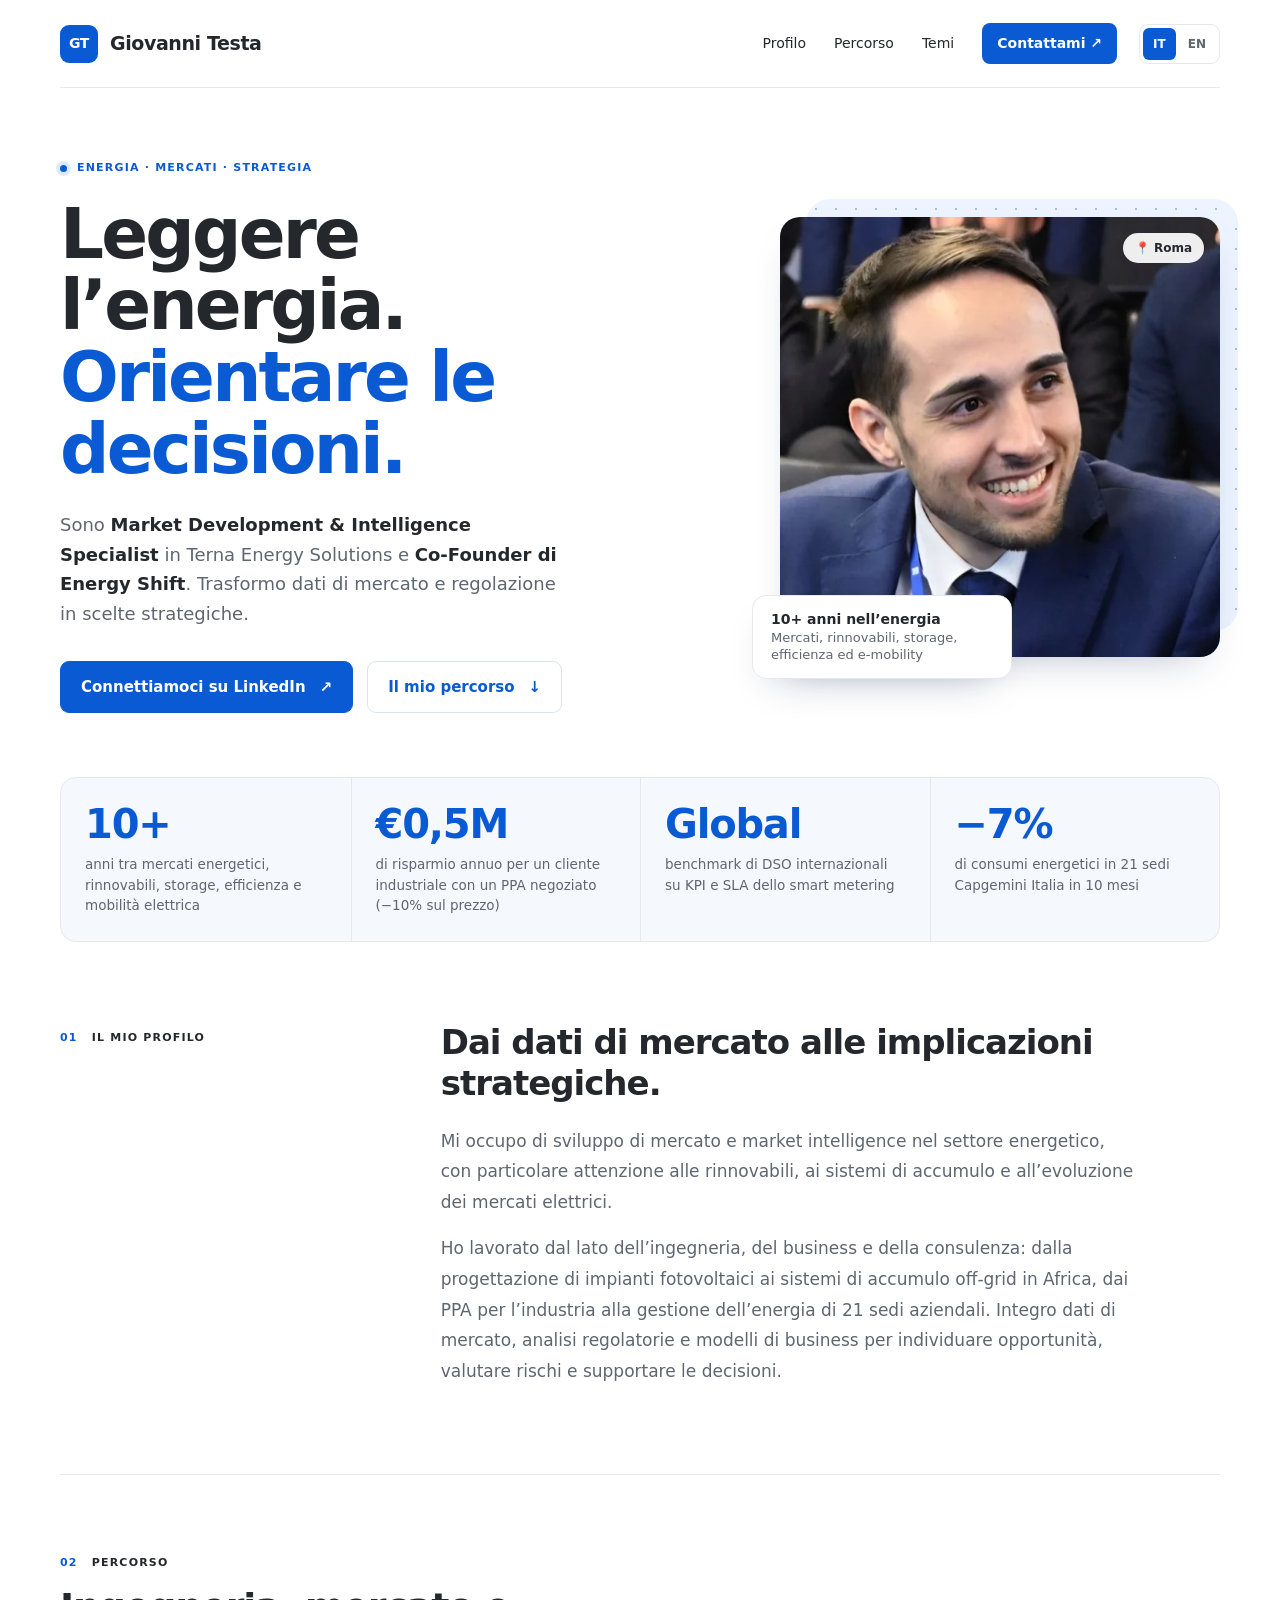
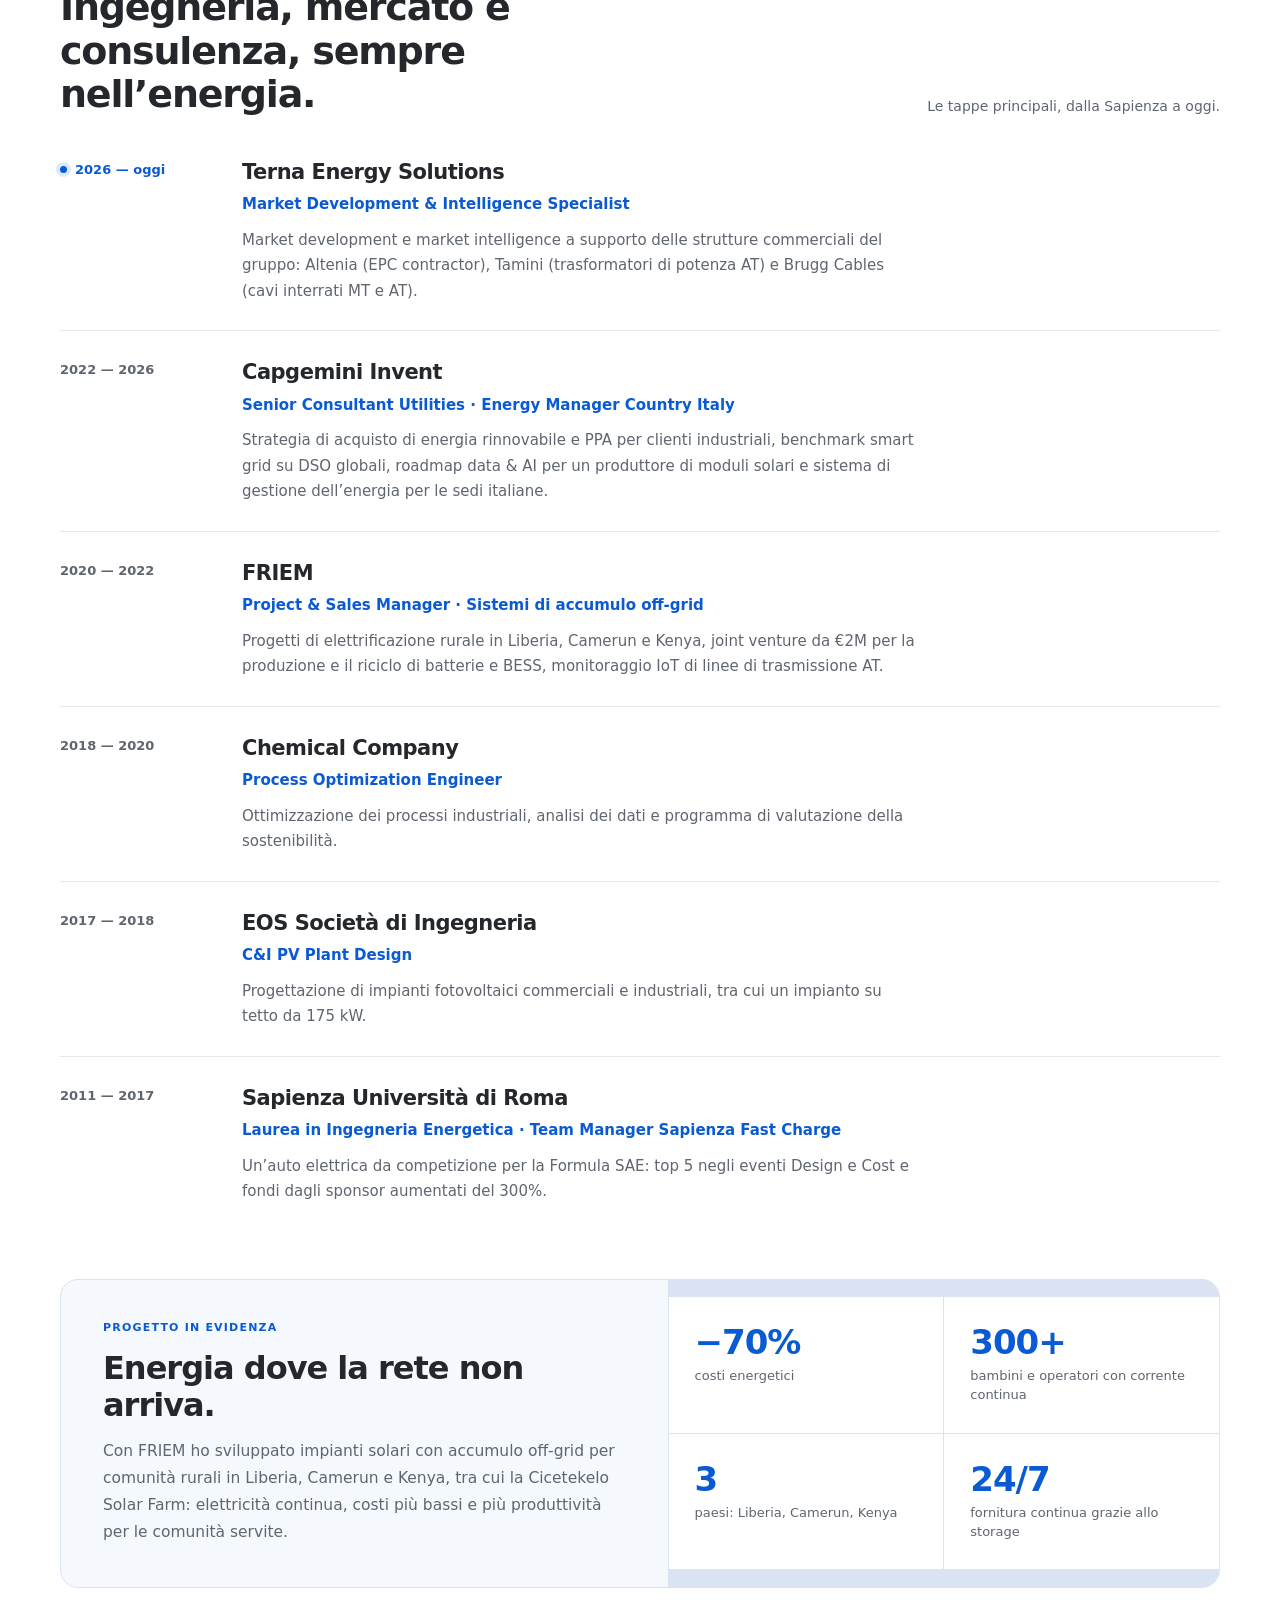
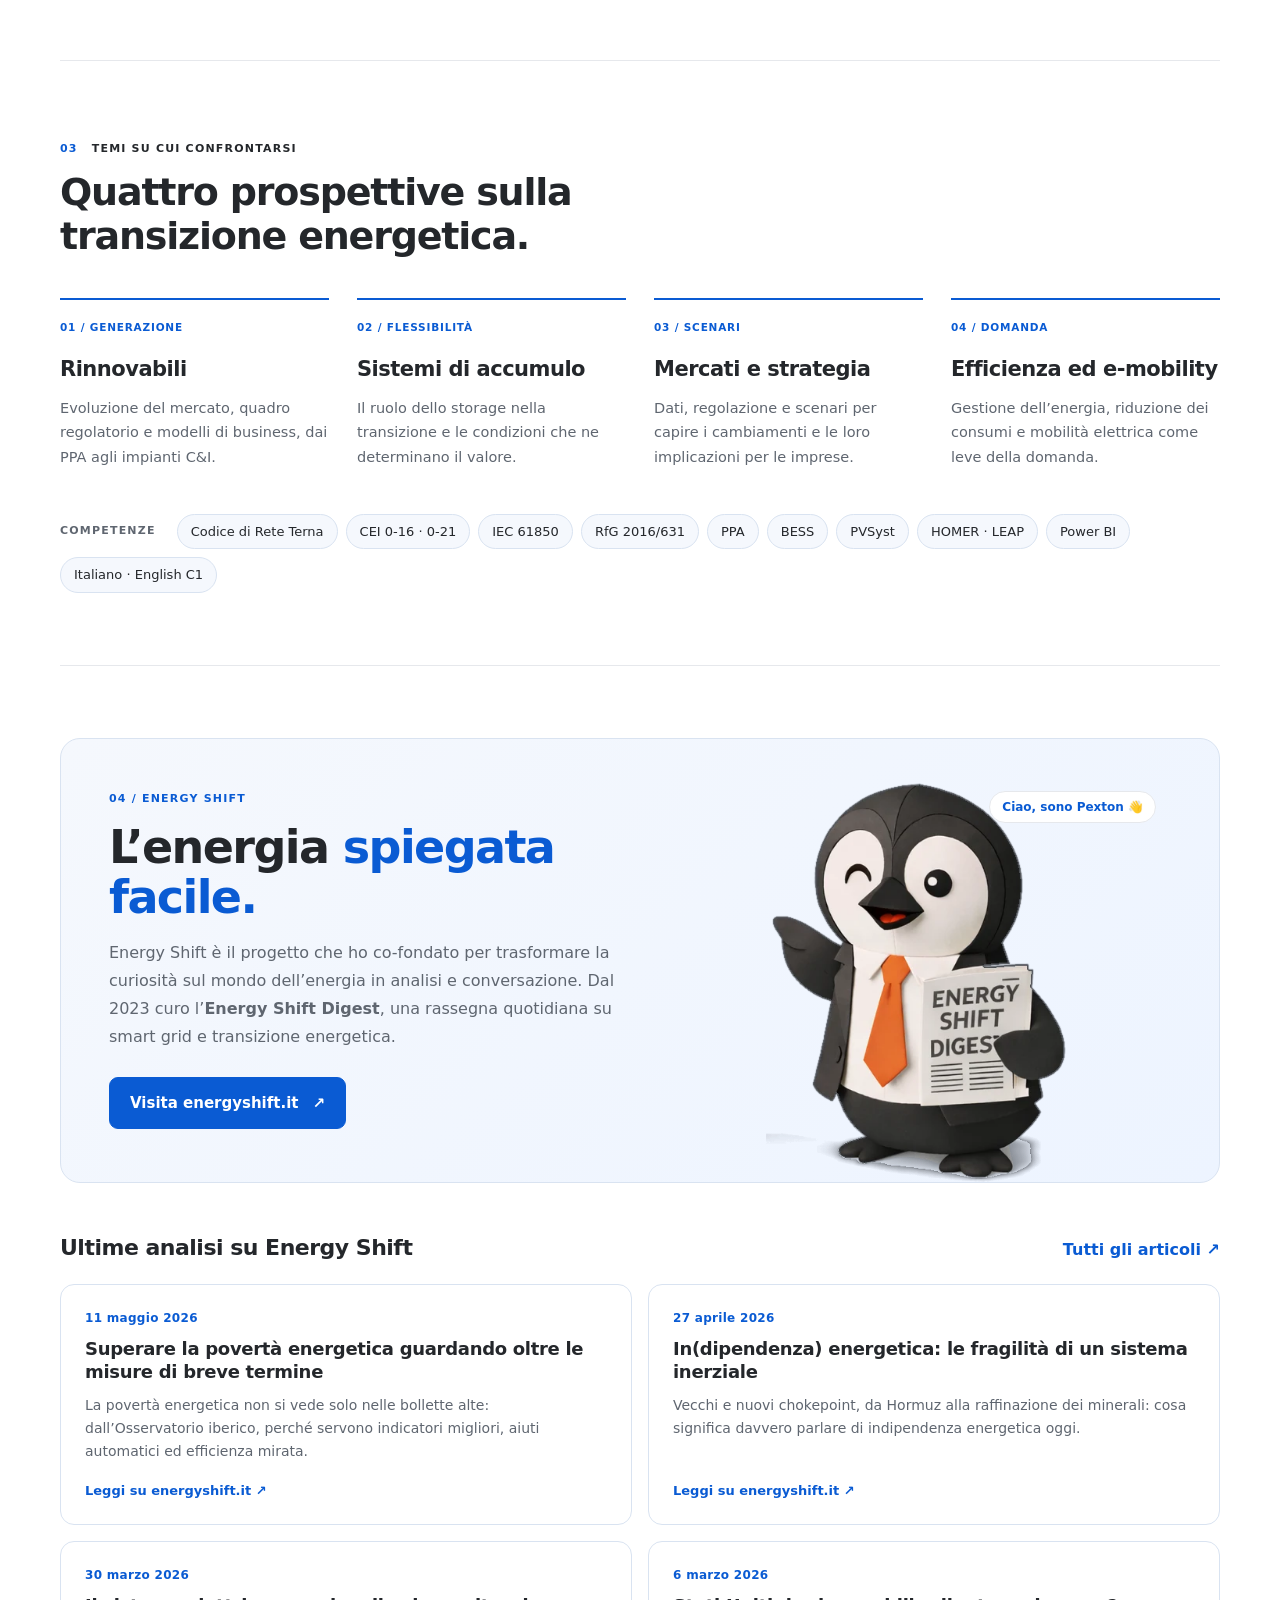
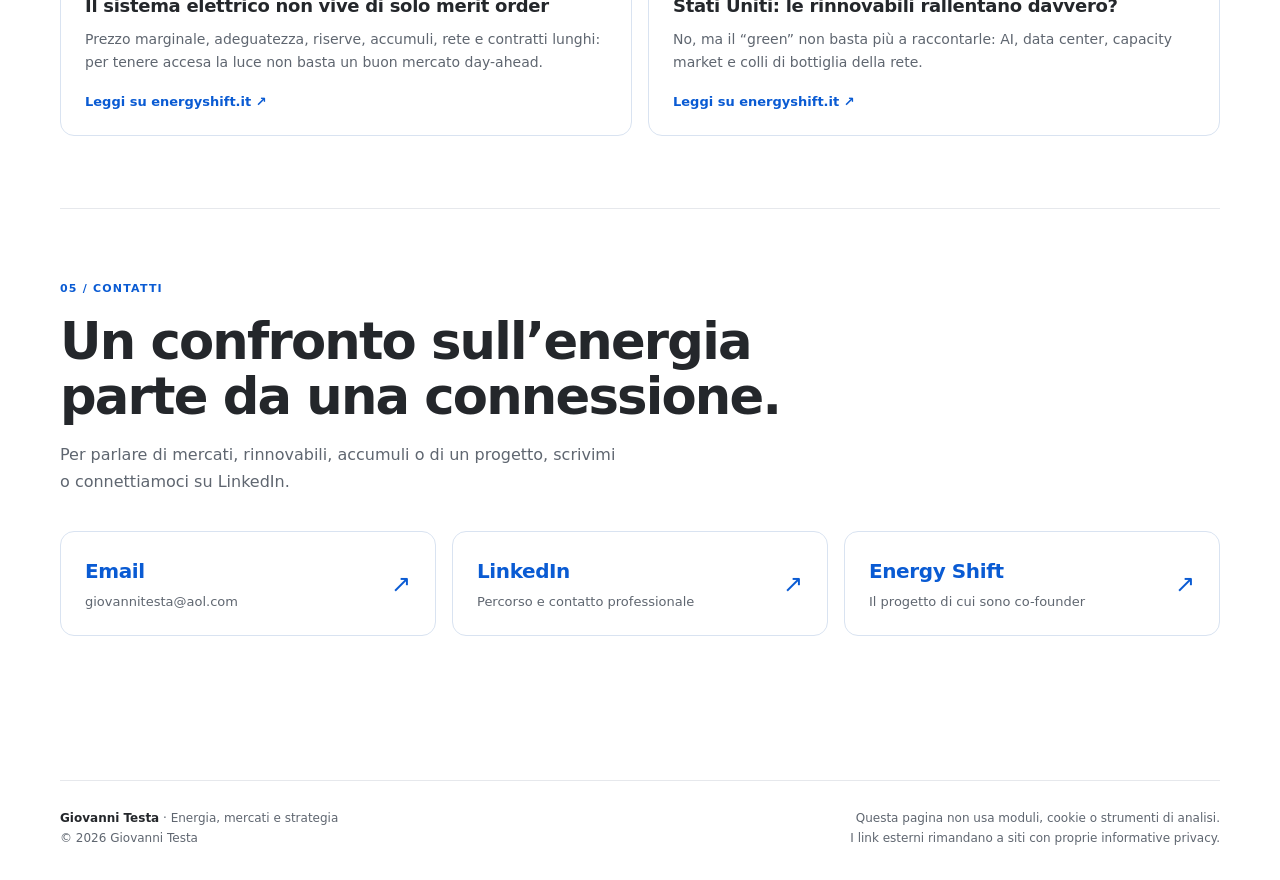
<file: index.html>
<!doctype html>
<html lang="it">
<head>
<meta charset="utf-8"><meta name="viewport" content="width=device-width,initial-scale=1">
<title>Giovanni Testa | Energia, mercati e strategia</title>
<meta name="description" content="Giovanni Testa, Market Development &amp; Intelligence Specialist in Terna Energy Solutions e Co-Founder di Energy Shift. Oltre 10 anni tra mercati energetici, rinnovabili, accumuli, efficienza e mobilità elettrica.">
<link rel="canonical" href="https://gio-moliva.github.io/profile/">
<link rel="alternate" hreflang="it" href="https://gio-moliva.github.io/profile/">
<link rel="alternate" hreflang="en" href="https://gio-moliva.github.io/profile/en.html">
<link rel="alternate" hreflang="x-default" href="https://gio-moliva.github.io/profile/">
<meta name="theme-color" content="#ffffff" media="(prefers-color-scheme: light)">
<meta name="theme-color" content="#0f1318" media="(prefers-color-scheme: dark)">
<meta name="referrer" content="no-referrer">
<meta property="og:type" content="profile">
<meta property="og:site_name" content="Giovanni Testa">
<meta property="og:title" content="Giovanni Testa | Energia, mercati e strategia">
<meta property="og:description" content="Market intelligence e analisi strategica nel settore energetico. Terna Energy Solutions · Co-Founder di Energy Shift.">
<meta property="og:url" content="https://gio-moliva.github.io/profile/">
<meta property="og:image" content="https://gio-moliva.github.io/profile/img/social-it.jpg">
<meta property="og:image:width" content="1200"><meta property="og:image:height" content="630">
<meta property="og:image:alt" content="Giovanni Testa — Energia, mercati e strategia">
<meta property="og:locale" content="it_IT"><meta property="og:locale:alternate" content="en_GB">
<meta name="twitter:card" content="summary_large_image">
<link rel="icon" href="icon.svg" type="image/svg+xml">
<link rel="preload" as="image" href="img/giovanni-testa.webp" type="image/webp">
<link rel="stylesheet" href="style.css">
<script type="application/ld+json">
{"@context":"https://schema.org","@type":"Person","name":"Giovanni Testa","url":"https://gio-moliva.github.io/profile/","image":"https://gio-moliva.github.io/profile/img/giovanni-testa.jpg","jobTitle":"Market Development & Intelligence Specialist","worksFor":{"@type":"Organization","name":"Terna Energy Solutions"},"alumniOf":{"@type":"CollegeOrUniversity","name":"Sapienza Università di Roma"},"address":{"@type":"PostalAddress","addressLocality":"Roma","addressCountry":"IT"},"knowsAbout":["Mercati energetici","Energie rinnovabili","Sistemi di accumulo","Efficienza energetica","Mobilità elettrica","Power Purchase Agreement","Smart grid"],"sameAs":["https://www.linkedin.com/in/giovanni-testa-smart-grid-scada-ems-storage-ders/","https://energyshift.it/"]}
</script>
</head>
<body>
<a class="skip" href="#main">Vai al contenuto</a>
<div class="wrap">
<header>
  <a href="#" class="brand" aria-label="Giovanni Testa, inizio pagina"><span class="monogram" aria-hidden="true">GT</span>Giovanni Testa</a>
  <nav aria-label="Navigazione principale"><a href="#profilo">Profilo</a><a href="#percorso">Percorso</a><a href="#temi" class="nav-optional">Temi</a><a href="#contatti" class="navcontact">Contattami <span class="arrow" aria-hidden="true">↗</span></a></nav>
  <div class="language-switch" role="group" aria-label="Lingua / Language"><a href="./" lang="it" hreflang="it" aria-label="Italiano" aria-current="page">IT</a><a href="en.html" lang="en" hreflang="en" aria-label="English">EN</a></div>
</header>

<main id="main">
<section class="hero" aria-labelledby="hero-title">
  <div>
    <div class="eyebrow"><span class="dot" aria-hidden="true"></span>Energia · Mercati · Strategia</div>
    <h1 id="hero-title">Leggere l’energia.<span>Orientare le decisioni.</span></h1>
    <p class="lead">Sono <strong>Market Development &amp; Intelligence Specialist</strong> in Terna Energy Solutions e <strong>Co-Founder di Energy Shift</strong>. Trasformo dati di mercato e regolazione in scelte strategiche.</p>
    <div class="hero-actions">
      <a class="button primary" href="https://www.linkedin.com/in/giovanni-testa-smart-grid-scada-ems-storage-ders/" target="_blank" rel="noopener noreferrer">Connettiamoci su LinkedIn <span class="arrow" aria-hidden="true">↗</span></a>
      <a class="button ghost" href="#percorso">Il mio percorso <span aria-hidden="true">↓</span></a>
    </div>
  </div>
  <figure class="portrait">
    <picture><source srcset="img/giovanni-testa.webp" type="image/webp"><img src="img/giovanni-testa.jpg" width="560" height="560" alt="Ritratto di Giovanni Testa, sorridente, in giacca e cravatta blu."></picture>
    <span class="chip-loc">📍 Roma</span>
    <figcaption class="badge"><b>10+ anni nell’energia</b><span>Mercati, rinnovabili, storage, efficienza ed e-mobility</span></figcaption>
  </figure>
</section>

<section class="stats" aria-label="Alcuni risultati">
  <div class="stat"><strong>10+</strong><span>anni tra mercati energetici, rinnovabili, storage, efficienza e mobilità elettrica</span></div>
  <div class="stat"><strong>€0,5M</strong><span>di risparmio annuo per un cliente industriale con un PPA negoziato (−10% sul prezzo)</span></div>
  <div class="stat"><strong>Global</strong><span>benchmark di DSO internazionali su KPI e SLA dello smart metering</span></div>
  <div class="stat"><strong>−7%</strong><span>di consumi energetici in 21 sedi Capgemini Italia in 10 mesi</span></div>
</section>

<section id="profilo" class="section about" style="border-top:0" aria-labelledby="profile-title">
  <div class="label"><span class="n">01</span>Il mio profilo</div>
  <div>
    <h2 id="profile-title">Dai dati di mercato alle implicazioni strategiche.</h2>
    <p>Mi occupo di sviluppo di mercato e market intelligence nel settore energetico, con particolare attenzione alle rinnovabili, ai sistemi di accumulo e all’evoluzione dei mercati elettrici.</p>
    <p>Ho lavorato dal lato dell’ingegneria, del business e della consulenza: dalla progettazione di impianti fotovoltaici ai sistemi di accumulo off-grid in Africa, dai PPA per l’industria alla gestione dell’energia di 21 sedi aziendali. Integro dati di mercato, analisi regolatorie e modelli di business per individuare opportunità, valutare rischi e supportare le decisioni.</p>
  </div>
</section>

<section id="percorso" class="section" aria-labelledby="path-title">
  <div class="section-head">
    <div><div class="label"><span class="n">02</span>Percorso</div><h2 id="path-title">Ingegneria, mercato e consulenza, sempre nell’energia.</h2></div>
    <p class="section-note">Le tappe principali, dalla Sapienza a oggi.</p>
  </div>
  <ol class="timeline">
    <li class="now"><div class="when">2026 — oggi</div><div><h3>Terna Energy Solutions</h3><p class="role">Market Development &amp; Intelligence Specialist</p><p>Market development e market intelligence a supporto delle strutture commerciali del gruppo: Altenia (EPC contractor), Tamini (trasformatori di potenza AT) e Brugg Cables (cavi interrati MT e AT).</p></div></li>
    <li><div class="when">2022 — 2026</div><div><h3>Capgemini Invent</h3><p class="role">Senior Consultant Utilities · Energy Manager Country Italy</p><p>Strategia di acquisto di energia rinnovabile e PPA per clienti industriali, benchmark smart grid su DSO globali, roadmap data &amp; AI per un produttore di moduli solari e sistema di gestione dell’energia per le sedi italiane.</p></div></li>
    <li><div class="when">2020 — 2022</div><div><h3>FRIEM</h3><p class="role">Project &amp; Sales Manager · Sistemi di accumulo off-grid</p><p>Progetti di elettrificazione rurale in Liberia, Camerun e Kenya, joint venture da €2M per la produzione e il riciclo di batterie e BESS, monitoraggio IoT di linee di trasmissione AT.</p></div></li>
    <li><div class="when">2018 — 2020</div><div><h3>Chemical Company</h3><p class="role">Process Optimization Engineer</p><p>Ottimizzazione dei processi industriali, analisi dei dati e programma di valutazione della sostenibilità.</p></div></li>
    <li><div class="when">2017 — 2018</div><div><h3>EOS Società di Ingegneria</h3><p class="role">C&amp;I PV Plant Design</p><p>Progettazione di impianti fotovoltaici commerciali e industriali, tra cui un impianto su tetto da 175 kW.</p></div></li>
    <li><div class="when">2011 — 2017</div><div><h3>Sapienza Università di Roma</h3><p class="role">Laurea in Ingegneria Energetica · Team Manager Sapienza Fast Charge</p><p>Un’auto elettrica da competizione per la Formula SAE: top 5 negli eventi Design e Cost e fondi dagli sponsor aumentati del 300%.</p></div></li>
  </ol>

  <article class="feature" aria-labelledby="feature-title">
    <div class="feature-text">
      <div class="eyebrow">Progetto in evidenza</div>
      <h3 id="feature-title">Energia dove la rete non arriva.</h3>
      <p>Con FRIEM ho sviluppato impianti solari con accumulo off-grid per comunità rurali in Liberia, Camerun e Kenya, tra cui la Cicetekelo Solar Farm: elettricità continua, costi più bassi e più produttività per le comunità servite.</p>
    </div>
    <div class="feature-nums">
      <div><strong>−70%</strong><span>costi energetici</span></div>
      <div><strong>300+</strong><span>bambini e operatori con corrente continua</span></div>
      <div><strong>3</strong><span>paesi: Liberia, Camerun, Kenya</span></div>
      <div><strong>24/7</strong><span>fornitura continua grazie allo storage</span></div>
    </div>
  </article>
</section>

<section id="temi" class="section" aria-labelledby="topics-title">
  <div class="section-head">
    <div><div class="label"><span class="n">03</span>Temi su cui confrontarsi</div><h2 id="topics-title">Quattro prospettive sulla transizione energetica.</h2></div>
  </div>
  <div class="topics">
    <article class="topic"><small>01 / GENERAZIONE</small><h3>Rinnovabili</h3><p>Evoluzione del mercato, quadro regolatorio e modelli di business, dai PPA agli impianti C&amp;I.</p></article>
    <article class="topic"><small>02 / FLESSIBILITÀ</small><h3>Sistemi di accumulo</h3><p>Il ruolo dello storage nella transizione e le condizioni che ne determinano il valore.</p></article>
    <article class="topic"><small>03 / SCENARI</small><h3>Mercati e strategia</h3><p>Dati, regolazione e scenari per capire i cambiamenti e le loro implicazioni per le imprese.</p></article>
    <article class="topic"><small>04 / DOMANDA</small><h3>Efficienza ed e-mobility</h3><p>Gestione dell’energia, riduzione dei consumi e mobilità elettrica come leve della domanda.</p></article>
  </div>
  <ul class="skills" aria-label="Competenze">
    <li class="head">Competenze</li>
    <li>Codice di Rete Terna</li><li>CEI 0-16 · 0-21</li><li>IEC 61850</li><li>RfG 2016/631</li><li>PPA</li><li>BESS</li><li>PVSyst</li><li>HOMER · LEAP</li><li>Power BI</li><li>Italiano · English C1</li>
  </ul>
</section>

<section class="section" aria-labelledby="es-title">
  <div class="es">
    <div class="es-text">
      <div class="eyebrow">04 / Energy Shift</div>
      <h2 id="es-title">L’energia <span>spiegata facile.</span></h2>
      <p>Energy Shift è il progetto che ho co-fondato per trasformare la curiosità sul mondo dell’energia in analisi e conversazione. Dal 2023 curo l’<strong>Energy Shift Digest</strong>, una rassegna quotidiana su smart grid e transizione energetica.</p>
      <div class="hero-actions">
        <a class="button primary" href="https://energyshift.it/" target="_blank" rel="noopener noreferrer">Visita energyshift.it <span class="arrow" aria-hidden="true">↗</span></a>
      </div>
    </div>
    <figure><picture><source srcset="img/pexton.webp" type="image/webp"><img src="img/pexton.png" width="384" height="511" alt="Pexton, il pinguino di carta di Energy Shift, con cravatta arancione e l’Energy Shift Digest in mano."></picture><figcaption>Ciao, sono Pexton 👋</figcaption></figure>
  </div>
  <div class="posts-head"><h3>Ultime analisi su Energy Shift</h3><a class="textlink" href="https://www.energyshift.it/" target="_blank" rel="noopener noreferrer">Tutti gli articoli <span class="arrow" aria-hidden="true">↗</span></a></div>
  <div class="posts">
    <a class="post" href="https://www.energyshift.it/p/superare-la-poverta-energetica-guardando" target="_blank" rel="noopener noreferrer"><time datetime="2026-05-11">11 maggio 2026</time><h4 lang="it">Superare la povertà energetica guardando oltre le misure di breve termine</h4><p>La povertà energetica non si vede solo nelle bollette alte: dall’Osservatorio iberico, perché servono indicatori migliori, aiuti automatici ed efficienza mirata.</p><span class="post-cta">Leggi su energyshift.it <span class="arrow" aria-hidden="true">↗</span></span></a>
    <a class="post" href="https://www.energyshift.it/p/indipendenza-energetica-le-fragilita" target="_blank" rel="noopener noreferrer"><time datetime="2026-04-27">27 aprile 2026</time><h4 lang="it">In(dipendenza) energetica: le fragilità di un sistema inerziale</h4><p>Vecchi e nuovi chokepoint, da Hormuz alla raffinazione dei minerali: cosa significa davvero parlare di indipendenza energetica oggi.</p><span class="post-cta">Leggi su energyshift.it <span class="arrow" aria-hidden="true">↗</span></span></a>
    <a class="post" href="https://www.energyshift.it/p/il-sistema-elettrico-non-vive-di" target="_blank" rel="noopener noreferrer"><time datetime="2026-03-30">30 marzo 2026</time><h4 lang="it">Il sistema elettrico non vive di solo merit order</h4><p>Prezzo marginale, adeguatezza, riserve, accumuli, rete e contratti lunghi: per tenere accesa la luce non basta un buon mercato day-ahead.</p><span class="post-cta">Leggi su energyshift.it <span class="arrow" aria-hidden="true">↗</span></span></a>
    <a class="post" href="https://www.energyshift.it/p/stati-uniti-le-rinnovabili-rallentano" target="_blank" rel="noopener noreferrer"><time datetime="2026-03-06">6 marzo 2026</time><h4 lang="it">Stati Uniti: le rinnovabili rallentano davvero?</h4><p>No, ma il “green” non basta più a raccontarle: AI, data center, capacity market e colli di bottiglia della rete.</p><span class="post-cta">Leggi su energyshift.it <span class="arrow" aria-hidden="true">↗</span></span></a>
  </div>
</section>

<section id="contatti" class="section contact" aria-labelledby="contact-title">
  <div class="eyebrow">05 / Contatti</div>
  <h2 id="contact-title">Un confronto sull’energia parte da una connessione.</h2>
  <p>Per parlare di mercati, rinnovabili, accumuli o di un progetto, scrivimi o connettiamoci su LinkedIn.</p>
  <div class="links">
    <a class="linkcard js-mail" data-u="giovannitesta" data-d="aol.com" href="#contatti"><div><strong>Email</strong><small class="js-mail-text">giovannitesta [at] aol.com</small></div><span class="arrow" aria-hidden="true">↗</span></a>
    <a class="linkcard" href="https://www.linkedin.com/in/giovanni-testa-smart-grid-scada-ems-storage-ders/" target="_blank" rel="noopener noreferrer"><div><strong>LinkedIn</strong><small>Percorso e contatto professionale</small></div><span class="arrow" aria-hidden="true">↗</span></a>
    <a class="linkcard" href="https://energyshift.it/" target="_blank" rel="noopener noreferrer"><div><strong>Energy Shift</strong><small>Il progetto di cui sono co-founder</small></div><span class="arrow" aria-hidden="true">↗</span></a>
  </div>
</section>
</main>

<footer class="footer"><div><b>Giovanni Testa</b> · Energia, mercati e strategia<br>© 2026 Giovanni Testa</div><div class="privacy">Questa pagina non usa moduli, cookie o strumenti di analisi.<br>I link esterni rimandano a siti con proprie informative privacy.</div></footer>
</div>
<script>document.querySelectorAll('.js-mail').forEach(function(a){var e=a.dataset.u+'@'+a.dataset.d;a.href='mailto:'+e;var t=a.querySelector('.js-mail-text');if(t)t.textContent=e;});</script>
</body>
</html>
</file>
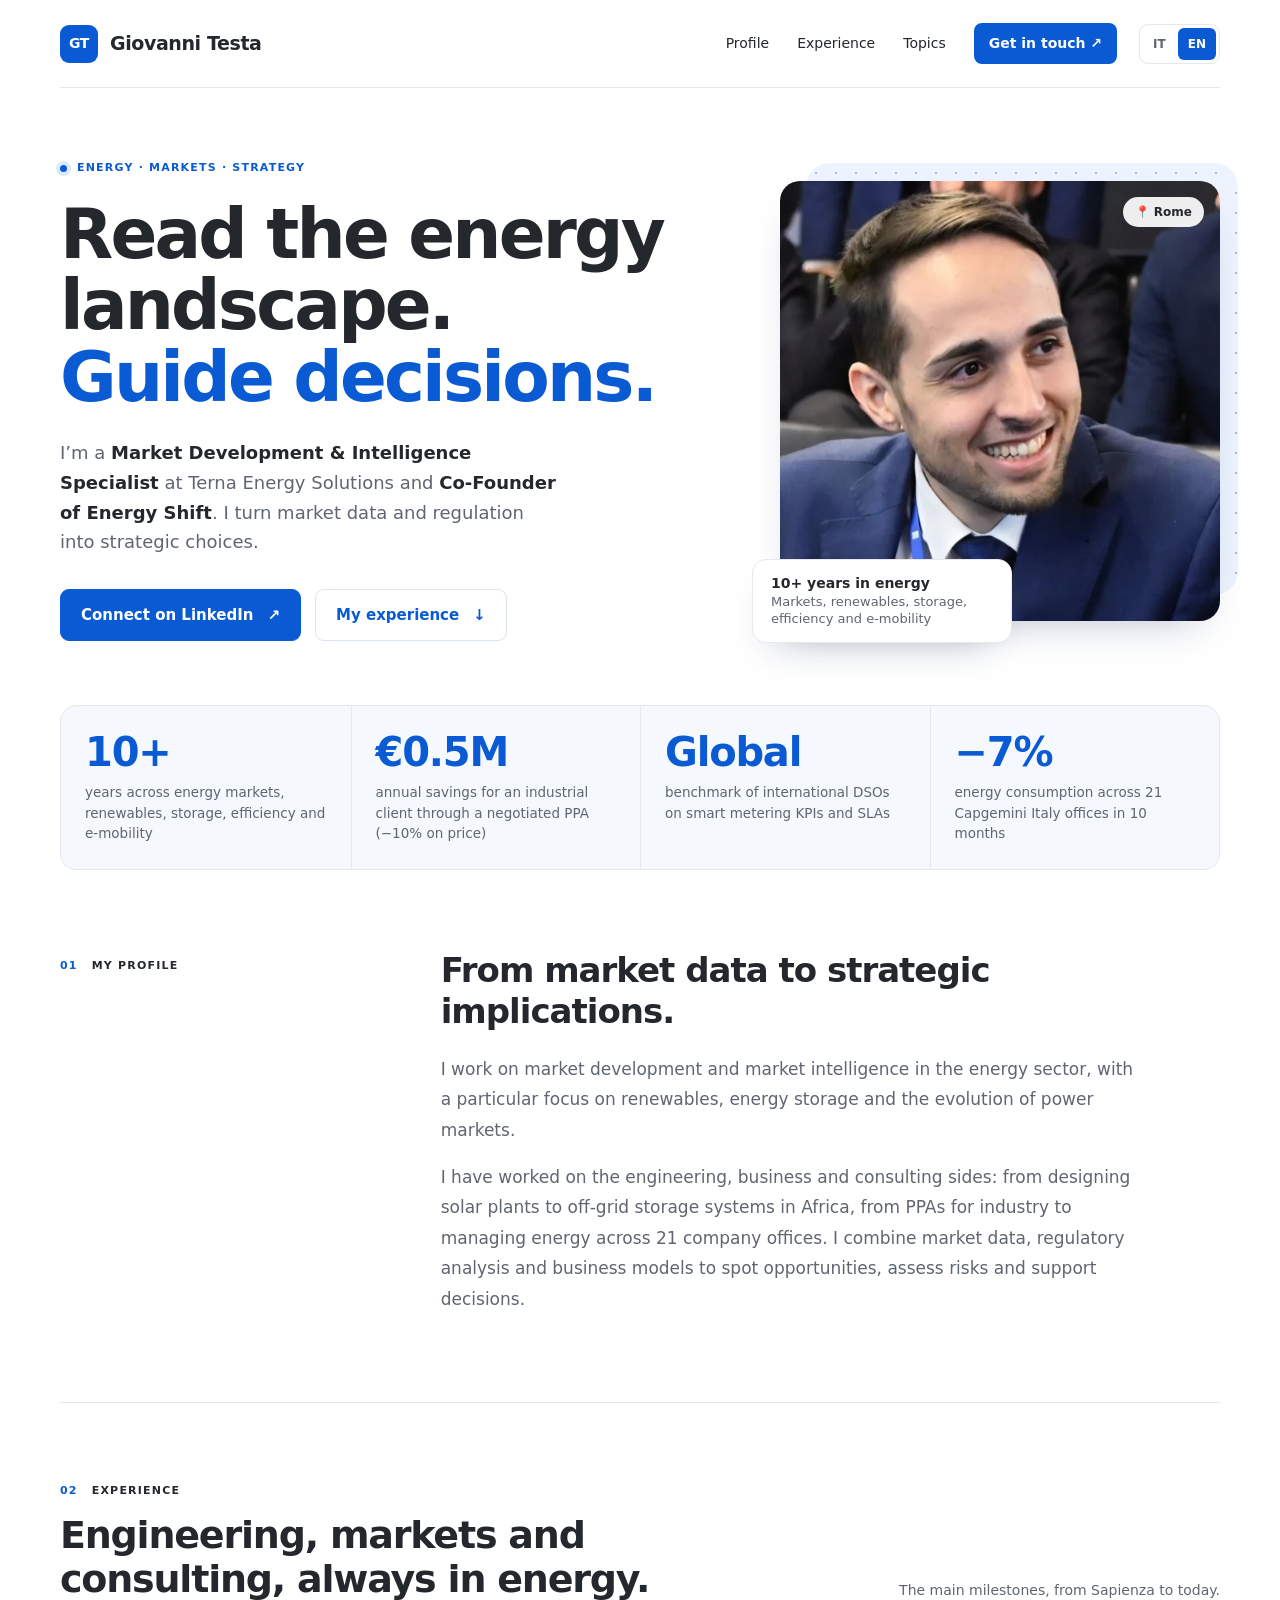
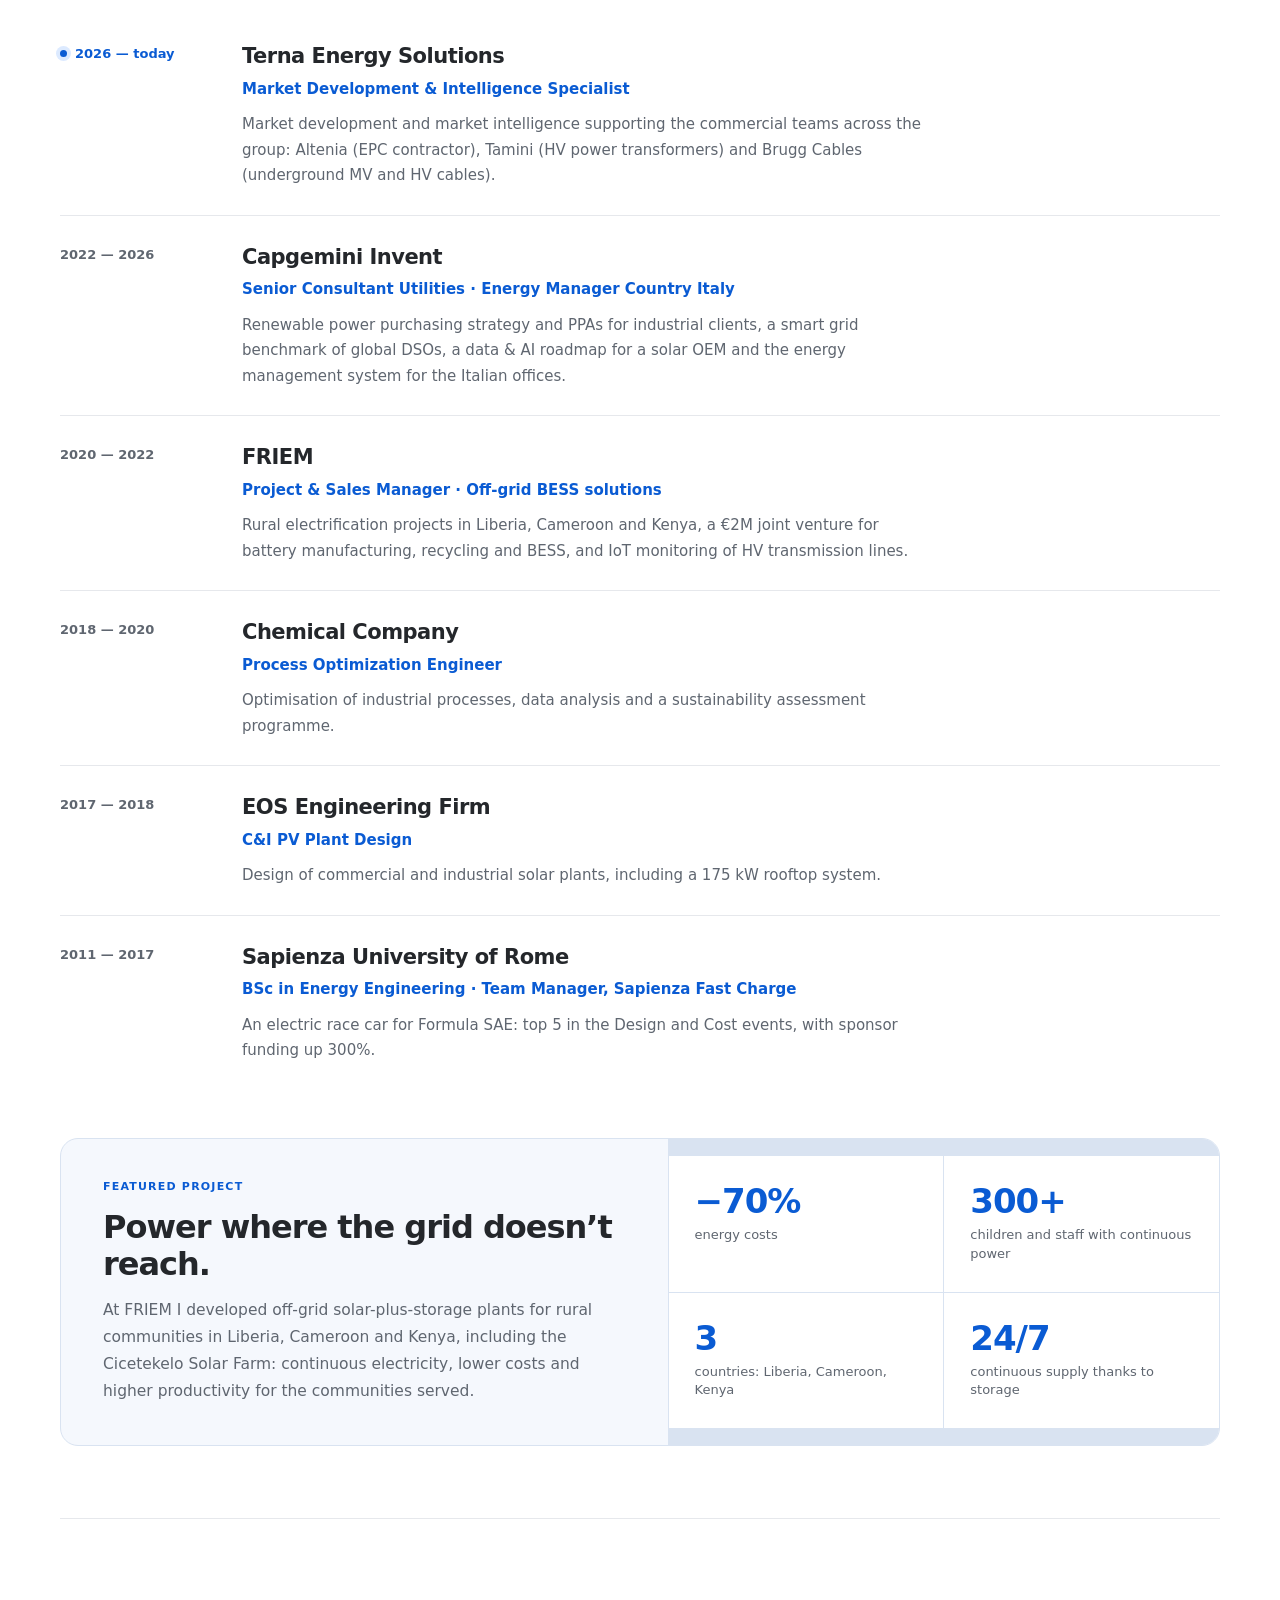
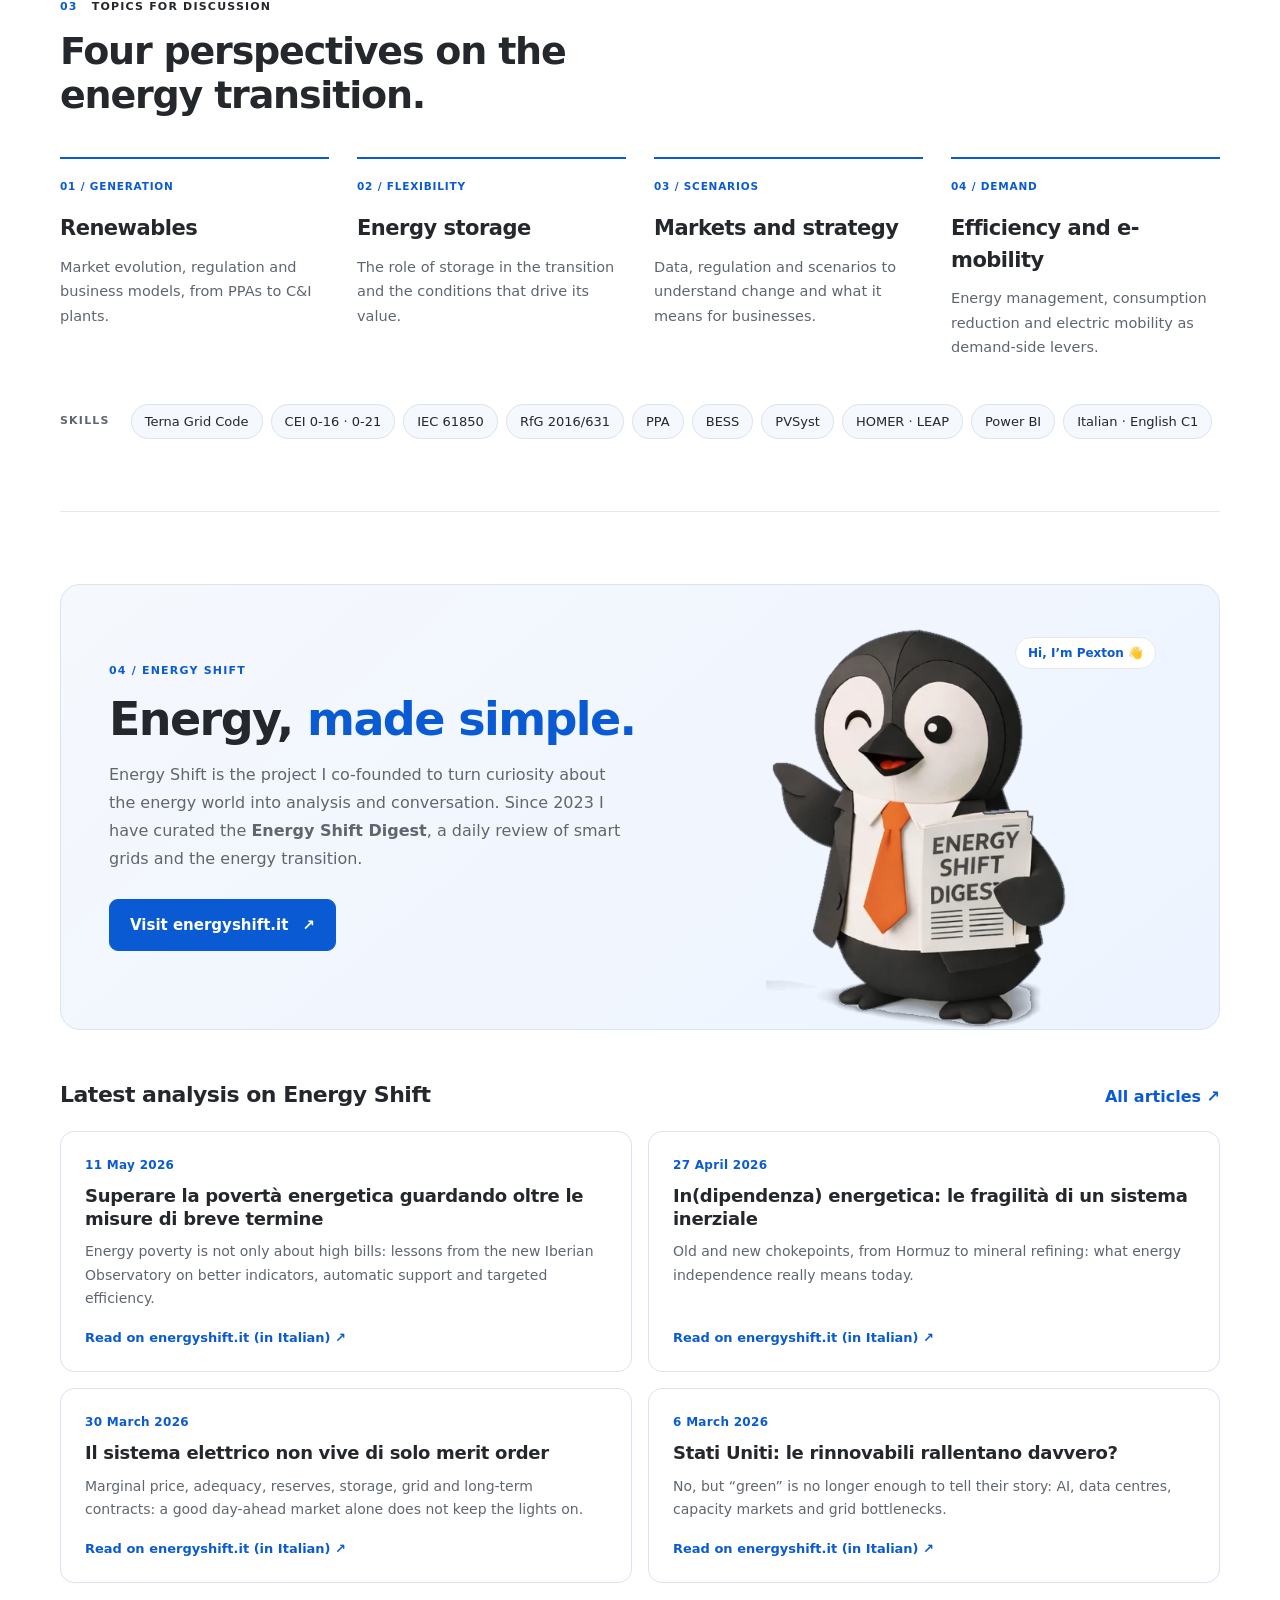
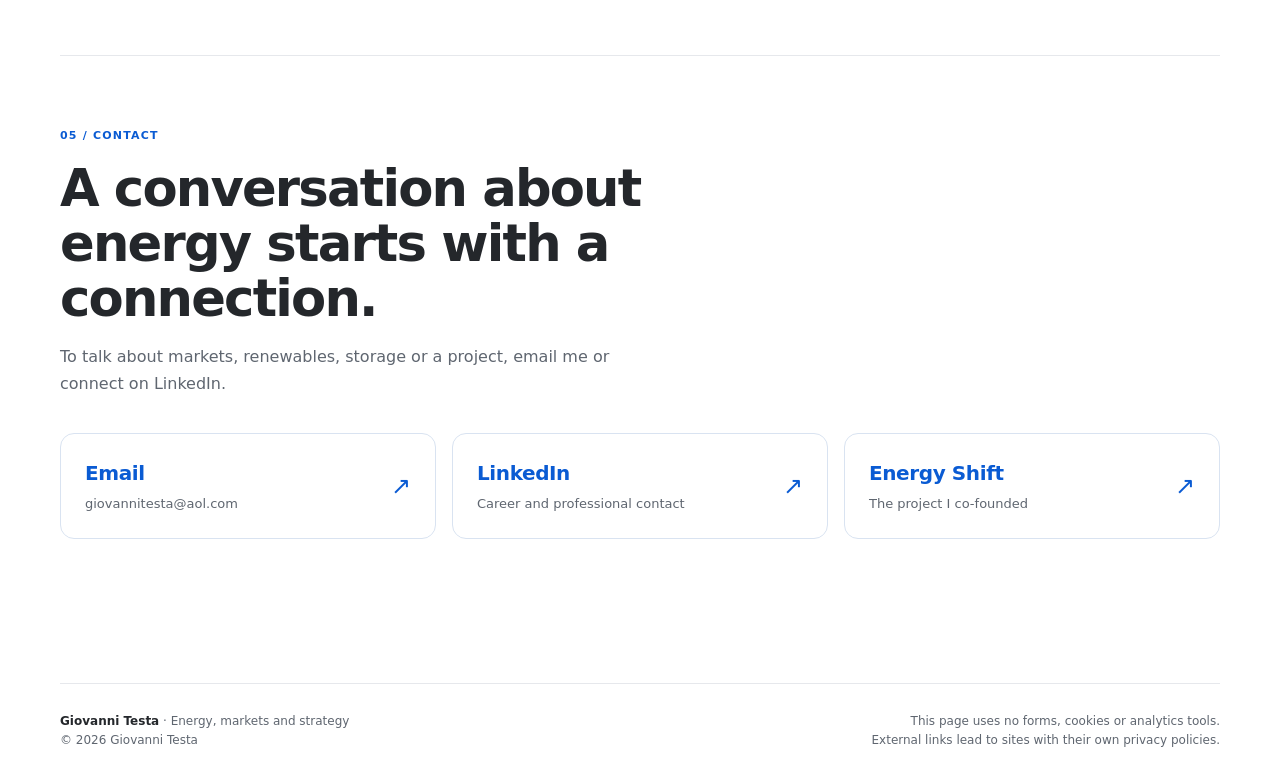
<file: en.html>
<!doctype html>
<html lang="en">
<head>
<meta charset="utf-8"><meta name="viewport" content="width=device-width,initial-scale=1">
<title>Giovanni Testa | Energy, markets and strategy</title>
<meta name="description" content="Giovanni Testa, Market Development &amp; Intelligence Specialist at Terna Energy Solutions and Co-Founder of Energy Shift. 10+ years across energy markets, renewables, storage, efficiency and e-mobility.">
<link rel="canonical" href="https://gio-moliva.github.io/profile/en.html">
<link rel="alternate" hreflang="it" href="https://gio-moliva.github.io/profile/">
<link rel="alternate" hreflang="en" href="https://gio-moliva.github.io/profile/en.html">
<link rel="alternate" hreflang="x-default" href="https://gio-moliva.github.io/profile/">
<meta name="theme-color" content="#ffffff" media="(prefers-color-scheme: light)">
<meta name="theme-color" content="#0f1318" media="(prefers-color-scheme: dark)">
<meta name="referrer" content="no-referrer">
<meta property="og:type" content="profile">
<meta property="og:site_name" content="Giovanni Testa">
<meta property="og:title" content="Giovanni Testa | Energy, markets and strategy">
<meta property="og:description" content="Market intelligence and strategic analysis in the energy sector. Terna Energy Solutions · Co-Founder of Energy Shift.">
<meta property="og:url" content="https://gio-moliva.github.io/profile/en.html">
<meta property="og:image" content="https://gio-moliva.github.io/profile/img/social-en.jpg">
<meta property="og:image:width" content="1200"><meta property="og:image:height" content="630">
<meta property="og:image:alt" content="Giovanni Testa — Energy, markets and strategy">
<meta property="og:locale" content="en_GB"><meta property="og:locale:alternate" content="it_IT">
<meta name="twitter:card" content="summary_large_image">
<link rel="icon" href="icon.svg" type="image/svg+xml">
<link rel="preload" as="image" href="img/giovanni-testa.webp" type="image/webp">
<link rel="stylesheet" href="style.css">
<script type="application/ld+json">
{"@context":"https://schema.org","@type":"Person","name":"Giovanni Testa","url":"https://gio-moliva.github.io/profile/en.html","image":"https://gio-moliva.github.io/profile/img/giovanni-testa.jpg","jobTitle":"Market Development & Intelligence Specialist","worksFor":{"@type":"Organization","name":"Terna Energy Solutions"},"alumniOf":{"@type":"CollegeOrUniversity","name":"Sapienza University of Rome"},"address":{"@type":"PostalAddress","addressLocality":"Rome","addressCountry":"IT"},"knowsAbout":["Energy markets","Renewable energy","Energy storage","Energy efficiency","E-mobility","Power Purchase Agreements","Smart grids"],"sameAs":["https://www.linkedin.com/in/giovanni-testa-smart-grid-scada-ems-storage-ders/","https://energyshift.it/"]}
</script>
</head>
<body>
<a class="skip" href="#main">Skip to content</a>
<div class="wrap">
<header>
  <a href="#" class="brand" aria-label="Giovanni Testa, top of page"><span class="monogram" aria-hidden="true">GT</span>Giovanni Testa</a>
  <nav aria-label="Main navigation"><a href="#profilo">Profile</a><a href="#percorso">Experience</a><a href="#temi" class="nav-optional">Topics</a><a href="#contatti" class="navcontact">Get in touch <span class="arrow" aria-hidden="true">↗</span></a></nav>
  <div class="language-switch" role="group" aria-label="Lingua / Language"><a href="./" lang="it" hreflang="it" aria-label="Italiano">IT</a><a href="en.html" lang="en" hreflang="en" aria-label="English" aria-current="page">EN</a></div>
</header>

<main id="main">
<section class="hero" aria-labelledby="hero-title">
  <div>
    <div class="eyebrow"><span class="dot" aria-hidden="true"></span>Energy · Markets · Strategy</div>
    <h1 id="hero-title">Read the energy landscape.<span>Guide decisions.</span></h1>
    <p class="lead">I’m a <strong>Market Development &amp; Intelligence Specialist</strong> at Terna Energy Solutions and <strong>Co-Founder of Energy Shift</strong>. I turn market data and regulation into strategic choices.</p>
    <div class="hero-actions">
      <a class="button primary" href="https://www.linkedin.com/in/giovanni-testa-smart-grid-scada-ems-storage-ders/" target="_blank" rel="noopener noreferrer">Connect on LinkedIn <span class="arrow" aria-hidden="true">↗</span></a>
      <a class="button ghost" href="#percorso">My experience <span aria-hidden="true">↓</span></a>
    </div>
  </div>
  <figure class="portrait">
    <picture><source srcset="img/giovanni-testa.webp" type="image/webp"><img src="img/giovanni-testa.jpg" width="560" height="560" alt="Portrait of Giovanni Testa, smiling, in a navy suit and tie."></picture>
    <span class="chip-loc">📍 Rome</span>
    <figcaption class="badge"><b>10+ years in energy</b><span>Markets, renewables, storage, efficiency and e-mobility</span></figcaption>
  </figure>
</section>

<section class="stats" aria-label="Selected results">
  <div class="stat"><strong>10+</strong><span>years across energy markets, renewables, storage, efficiency and e-mobility</span></div>
  <div class="stat"><strong>€0.5M</strong><span>annual savings for an industrial client through a negotiated PPA (−10% on price)</span></div>
  <div class="stat"><strong>Global</strong><span>benchmark of international DSOs on smart metering KPIs and SLAs</span></div>
  <div class="stat"><strong>−7%</strong><span>energy consumption across 21 Capgemini Italy offices in 10 months</span></div>
</section>

<section id="profilo" class="section about" style="border-top:0" aria-labelledby="profile-title">
  <div class="label"><span class="n">01</span>My profile</div>
  <div>
    <h2 id="profile-title">From market data to strategic implications.</h2>
    <p>I work on market development and market intelligence in the energy sector, with a particular focus on renewables, energy storage and the evolution of power markets.</p>
    <p>I have worked on the engineering, business and consulting sides: from designing solar plants to off-grid storage systems in Africa, from PPAs for industry to managing energy across 21 company offices. I combine market data, regulatory analysis and business models to spot opportunities, assess risks and support decisions.</p>
  </div>
</section>

<section id="percorso" class="section" aria-labelledby="path-title">
  <div class="section-head">
    <div><div class="label"><span class="n">02</span>Experience</div><h2 id="path-title">Engineering, markets and consulting, always in energy.</h2></div>
    <p class="section-note">The main milestones, from Sapienza to today.</p>
  </div>
  <ol class="timeline">
    <li class="now"><div class="when">2026 — today</div><div><h3>Terna Energy Solutions</h3><p class="role">Market Development &amp; Intelligence Specialist</p><p>Market development and market intelligence supporting the commercial teams across the group: Altenia (EPC contractor), Tamini (HV power transformers) and Brugg Cables (underground MV and HV cables).</p></div></li>
    <li><div class="when">2022 — 2026</div><div><h3>Capgemini Invent</h3><p class="role">Senior Consultant Utilities · Energy Manager Country Italy</p><p>Renewable power purchasing strategy and PPAs for industrial clients, a smart grid benchmark of global DSOs, a data &amp; AI roadmap for a solar OEM and the energy management system for the Italian offices.</p></div></li>
    <li><div class="when">2020 — 2022</div><div><h3>FRIEM</h3><p class="role">Project &amp; Sales Manager · Off-grid BESS solutions</p><p>Rural electrification projects in Liberia, Cameroon and Kenya, a €2M joint venture for battery manufacturing, recycling and BESS, and IoT monitoring of HV transmission lines.</p></div></li>
    <li><div class="when">2018 — 2020</div><div><h3>Chemical Company</h3><p class="role">Process Optimization Engineer</p><p>Optimisation of industrial processes, data analysis and a sustainability assessment programme.</p></div></li>
    <li><div class="when">2017 — 2018</div><div><h3>EOS Engineering Firm</h3><p class="role">C&amp;I PV Plant Design</p><p>Design of commercial and industrial solar plants, including a 175 kW rooftop system.</p></div></li>
    <li><div class="when">2011 — 2017</div><div><h3>Sapienza University of Rome</h3><p class="role">BSc in Energy Engineering · Team Manager, Sapienza Fast Charge</p><p>An electric race car for Formula SAE: top 5 in the Design and Cost events, with sponsor funding up 300%.</p></div></li>
  </ol>

  <article class="feature" aria-labelledby="feature-title">
    <div class="feature-text">
      <div class="eyebrow">Featured project</div>
      <h3 id="feature-title">Power where the grid doesn’t reach.</h3>
      <p>At FRIEM I developed off-grid solar-plus-storage plants for rural communities in Liberia, Cameroon and Kenya, including the Cicetekelo Solar Farm: continuous electricity, lower costs and higher productivity for the communities served.</p>
    </div>
    <div class="feature-nums">
      <div><strong>−70%</strong><span>energy costs</span></div>
      <div><strong>300+</strong><span>children and staff with continuous power</span></div>
      <div><strong>3</strong><span>countries: Liberia, Cameroon, Kenya</span></div>
      <div><strong>24/7</strong><span>continuous supply thanks to storage</span></div>
    </div>
  </article>
</section>

<section id="temi" class="section" aria-labelledby="topics-title">
  <div class="section-head">
    <div><div class="label"><span class="n">03</span>Topics for discussion</div><h2 id="topics-title">Four perspectives on the energy transition.</h2></div>
  </div>
  <div class="topics">
    <article class="topic"><small>01 / GENERATION</small><h3>Renewables</h3><p>Market evolution, regulation and business models, from PPAs to C&amp;I plants.</p></article>
    <article class="topic"><small>02 / FLEXIBILITY</small><h3>Energy storage</h3><p>The role of storage in the transition and the conditions that drive its value.</p></article>
    <article class="topic"><small>03 / SCENARIOS</small><h3>Markets and strategy</h3><p>Data, regulation and scenarios to understand change and what it means for businesses.</p></article>
    <article class="topic"><small>04 / DEMAND</small><h3>Efficiency and e-mobility</h3><p>Energy management, consumption reduction and electric mobility as demand-side levers.</p></article>
  </div>
  <ul class="skills" aria-label="Skills">
    <li class="head">Skills</li>
    <li>Terna Grid Code</li><li>CEI 0-16 · 0-21</li><li>IEC 61850</li><li>RfG 2016/631</li><li>PPA</li><li>BESS</li><li>PVSyst</li><li>HOMER · LEAP</li><li>Power BI</li><li>Italian · English C1</li>
  </ul>
</section>

<section class="section" aria-labelledby="es-title">
  <div class="es">
    <div class="es-text">
      <div class="eyebrow">04 / Energy Shift</div>
      <h2 id="es-title">Energy, <span>made simple.</span></h2>
      <p>Energy Shift is the project I co-founded to turn curiosity about the energy world into analysis and conversation. Since 2023 I have curated the <strong>Energy Shift Digest</strong>, a daily review of smart grids and the energy transition.</p>
      <div class="hero-actions">
        <a class="button primary" href="https://energyshift.it/" target="_blank" rel="noopener noreferrer">Visit energyshift.it <span class="arrow" aria-hidden="true">↗</span></a>
      </div>
    </div>
    <figure><picture><source srcset="img/pexton.webp" type="image/webp"><img src="img/pexton.png" width="384" height="511" alt="Pexton, the Energy Shift paper penguin, wearing an orange tie and holding the Energy Shift Digest."></picture><figcaption>Hi, I’m Pexton 👋</figcaption></figure>
  </div>
  <div class="posts-head"><h3>Latest analysis on Energy Shift</h3><a class="textlink" href="https://www.energyshift.it/" target="_blank" rel="noopener noreferrer">All articles <span class="arrow" aria-hidden="true">↗</span></a></div>
  <div class="posts">
    <a class="post" href="https://www.energyshift.it/p/superare-la-poverta-energetica-guardando" target="_blank" rel="noopener noreferrer"><time datetime="2026-05-11">11 May 2026</time><h4 lang="it">Superare la povertà energetica guardando oltre le misure di breve termine</h4><p>Energy poverty is not only about high bills: lessons from the new Iberian Observatory on better indicators, automatic support and targeted efficiency.</p><span class="post-cta">Read on energyshift.it (in Italian) <span class="arrow" aria-hidden="true">↗</span></span></a>
    <a class="post" href="https://www.energyshift.it/p/indipendenza-energetica-le-fragilita" target="_blank" rel="noopener noreferrer"><time datetime="2026-04-27">27 April 2026</time><h4 lang="it">In(dipendenza) energetica: le fragilità di un sistema inerziale</h4><p>Old and new chokepoints, from Hormuz to mineral refining: what energy independence really means today.</p><span class="post-cta">Read on energyshift.it (in Italian) <span class="arrow" aria-hidden="true">↗</span></span></a>
    <a class="post" href="https://www.energyshift.it/p/il-sistema-elettrico-non-vive-di" target="_blank" rel="noopener noreferrer"><time datetime="2026-03-30">30 March 2026</time><h4 lang="it">Il sistema elettrico non vive di solo merit order</h4><p>Marginal price, adequacy, reserves, storage, grid and long-term contracts: a good day-ahead market alone does not keep the lights on.</p><span class="post-cta">Read on energyshift.it (in Italian) <span class="arrow" aria-hidden="true">↗</span></span></a>
    <a class="post" href="https://www.energyshift.it/p/stati-uniti-le-rinnovabili-rallentano" target="_blank" rel="noopener noreferrer"><time datetime="2026-03-06">6 March 2026</time><h4 lang="it">Stati Uniti: le rinnovabili rallentano davvero?</h4><p>No, but “green” is no longer enough to tell their story: AI, data centres, capacity markets and grid bottlenecks.</p><span class="post-cta">Read on energyshift.it (in Italian) <span class="arrow" aria-hidden="true">↗</span></span></a>
  </div>
</section>

<section id="contatti" class="section contact" aria-labelledby="contact-title">
  <div class="eyebrow">05 / Contact</div>
  <h2 id="contact-title">A conversation about energy starts with a connection.</h2>
  <p>To talk about markets, renewables, storage or a project, email me or connect on LinkedIn.</p>
  <div class="links">
    <a class="linkcard js-mail" data-u="giovannitesta" data-d="aol.com" href="#contatti"><div><strong>Email</strong><small class="js-mail-text">giovannitesta [at] aol.com</small></div><span class="arrow" aria-hidden="true">↗</span></a>
    <a class="linkcard" href="https://www.linkedin.com/in/giovanni-testa-smart-grid-scada-ems-storage-ders/" target="_blank" rel="noopener noreferrer"><div><strong>LinkedIn</strong><small>Career and professional contact</small></div><span class="arrow" aria-hidden="true">↗</span></a>
    <a class="linkcard" href="https://energyshift.it/" target="_blank" rel="noopener noreferrer"><div><strong>Energy Shift</strong><small>The project I co-founded</small></div><span class="arrow" aria-hidden="true">↗</span></a>
  </div>
</section>
</main>

<footer class="footer"><div><b>Giovanni Testa</b> · Energy, markets and strategy<br>© 2026 Giovanni Testa</div><div class="privacy">This page uses no forms, cookies or analytics tools.<br>External links lead to sites with their own privacy policies.</div></footer>
</div>
<script>document.querySelectorAll('.js-mail').forEach(function(a){var e=a.dataset.u+'@'+a.dataset.d;a.href='mailto:'+e;var t=a.querySelector('.js-mail-text');if(t)t.textContent=e;});</script>
</body>
</html>
</file>
<file: style.css>
/* Giovanni Testa — personal site. Plain CSS, no build step. */
:root{
  --bg:#ffffff;--surface:#f5f8fd;--surface-2:#edf4ff;--card:#ffffff;
  --ink:#24272b;--muted:#5f6670;--line:#e6e8ec;--line-2:#d9e3f1;
  --accent:#0a5bd3;--accent-hover:#0950bb;--accent-soft:#dceaff;--on-accent:#ffffff;
  --shadow:0 18px 40px -22px rgba(16,40,90,.35);
  color-scheme:light;
}
@media (prefers-color-scheme:dark){
  :root{
    --bg:#0f1318;--surface:#151b23;--surface-2:#1a2330;--card:#161c24;
    --ink:#e9edf2;--muted:#a3adba;--line:#252d38;--line-2:#2a3647;
    --accent:#5b9bff;--accent-hover:#7cb0ff;--accent-soft:#1d3157;--on-accent:#0b1220;
    --shadow:0 18px 40px -22px rgba(0,0,0,.8);
    color-scheme:dark;
  }
}
*{box-sizing:border-box}
html{scroll-behavior:smooth;scroll-padding-top:24px;-webkit-text-size-adjust:100%}
body{margin:0;background:var(--bg);color:var(--ink);font-family:system-ui,-apple-system,BlinkMacSystemFont,"Segoe UI",Roboto,sans-serif;-webkit-font-smoothing:antialiased;line-height:1.5}
img{display:block;max-width:100%;height:auto}
a{color:inherit;text-decoration:none;-webkit-tap-highlight-color:transparent}
a:focus-visible{outline:3px solid var(--accent);outline-offset:4px;border-radius:4px}
::selection{background:var(--accent-soft)}
.wrap{width:min(1160px,calc(100% - 80px));margin:auto}
.skip{position:absolute;top:-80px;left:16px;padding:12px 16px;background:var(--accent);color:var(--on-accent);border-radius:8px;z-index:10}
.skip:focus{top:12px}
.arrow{display:inline-block;transition:transform .2s}
a:hover .arrow{transform:translate(2px,-2px)}

/* Header */
header{min-height:88px;display:flex;align-items:center;gap:22px;border-bottom:1px solid var(--line)}
.brand{display:flex;align-items:center;gap:12px;font-size:19px;font-weight:750;letter-spacing:-.4px;margin-right:auto}
.monogram{width:38px;height:38px;border-radius:9px;background:var(--accent);color:var(--on-accent);display:grid;place-items:center;font-size:14px;font-weight:700}
nav{display:flex;gap:28px;align-items:center;font-size:14px}
nav a{padding:8px 0}
nav a:not(.navcontact):hover{color:var(--accent)}
.navcontact{background:var(--accent);color:var(--on-accent);border-radius:8px;padding:10px 15px!important;font-weight:600}
.navcontact:hover{background:var(--accent-hover)}
.language-switch{display:flex;gap:2px;border:1px solid var(--line);border-radius:9px;padding:3px}
.language-switch a{padding:7px 10px;font-size:12px;font-weight:700;border-radius:6px;color:var(--muted)}
.language-switch a[aria-current="page"]{background:var(--accent);color:var(--on-accent)}
.language-switch a:not([aria-current]):hover{background:var(--surface-2);color:var(--accent)}

/* Shared bits */
.eyebrow{display:flex;align-items:center;gap:10px;font-size:11px;font-weight:700;letter-spacing:1.2px;text-transform:uppercase;color:var(--accent)}
.dot{width:7px;height:7px;border-radius:50%;background:var(--accent);box-shadow:0 0 0 4px var(--accent-soft)}
.section{padding:72px 0;border-top:1px solid var(--line)}
.section-head{display:flex;justify-content:space-between;align-items:end;gap:24px;margin-bottom:40px}
.section-head h2{font-size:clamp(28px,3.2vw,38px);font-weight:750;letter-spacing:-1.2px;line-height:1.15;margin:14px 0 0;max-width:640px}
.section-note{font-size:14px;color:var(--muted);max-width:340px;margin:0}
.button{display:inline-flex;align-items:center;gap:14px;padding:14px 20px;border-radius:9px;font-size:15px;font-weight:650;border:1px solid var(--accent);transition:background .2s,transform .2s,color .2s}
.button.primary{background:var(--accent);color:var(--on-accent)}
.button.primary:hover{background:var(--accent-hover);transform:translateY(-2px)}
.button.ghost{color:var(--accent);background:transparent;border-color:var(--line-2)}
.button.ghost:hover{background:var(--surface-2);transform:translateY(-2px)}
.textlink{color:var(--accent);font-weight:650}
.textlink:hover{text-decoration:underline;text-underline-offset:4px}

/* Hero */
.hero{padding:72px 0 64px;display:grid;grid-template-columns:1.3fr 1fr;gap:64px;align-items:center}
.hero h1{font-size:clamp(44px,5.4vw,72px);font-weight:780;line-height:1.04;letter-spacing:-2.8px;margin:22px 0 24px}
.hero h1 span{display:block;color:var(--accent)}
.lead{font-size:18px;line-height:1.65;color:var(--muted);max-width:500px;margin:0 0 32px}
.lead strong{color:var(--ink);font-weight:650}
.hero-actions{display:flex;flex-wrap:wrap;gap:14px}
.portrait{position:relative;margin:0;justify-self:end;width:100%;max-width:440px}
.portrait::before{content:"";position:absolute;inset:-18px -18px 26px 26px;border-radius:24px;background:var(--surface-2);background-image:radial-gradient(color-mix(in srgb,var(--accent) 35%,transparent) 1px,transparent 1px);background-size:20px 20px;z-index:-1}
.portrait img{border-radius:20px;aspect-ratio:1;object-fit:cover;width:100%;box-shadow:var(--shadow)}
.badge{position:absolute;left:-28px;bottom:-22px;background:var(--card);border:1px solid var(--line);border-radius:14px;padding:14px 18px;box-shadow:var(--shadow);font-size:13px;line-height:1.35;max-width:260px}
.badge b{display:block;font-size:14px;color:var(--ink)}
.badge span{color:var(--muted)}
.chip-loc{position:absolute;top:16px;right:16px;background:rgba(255,255,255,.92);color:#24272b;border-radius:999px;padding:6px 12px;font-size:12px;font-weight:650}

/* Stats */
.stats{display:grid;grid-template-columns:repeat(4,1fr);border:1px solid var(--line);border-radius:16px;background:var(--surface);margin-bottom:8px}
.stat{padding:26px 24px}
.stat+.stat{border-left:1px solid var(--line)}
.stat strong{display:block;font-size:clamp(30px,3.2vw,40px);font-weight:780;letter-spacing:-1.2px;color:var(--accent);line-height:1}
.stat span{display:block;margin-top:10px;font-size:13.5px;line-height:1.5;color:var(--muted)}

/* About */
.about{display:grid;grid-template-columns:1fr 2.4fr;gap:56px}
.about h2{font-size:clamp(26px,2.8vw,34px);font-weight:750;letter-spacing:-1px;line-height:1.2;margin:0 0 22px}
.about p{font-size:17px;line-height:1.8;color:var(--muted);margin:0 0 16px;max-width:700px}
.label{font-size:11px;font-weight:700;letter-spacing:1.2px;text-transform:uppercase;display:flex;gap:14px;padding-top:8px}
.label .n{color:var(--accent)}

/* Timeline */
.timeline{list-style:none;margin:0;padding:0}
.timeline li{display:grid;grid-template-columns:150px 1fr;gap:32px;padding:26px 0;border-top:1px solid var(--line);position:relative}
.timeline li:first-child{border-top:0;padding-top:0}
.when{font-size:13px;font-weight:650;color:var(--muted);font-variant-numeric:tabular-nums;padding-top:3px}
.timeline li.now .when{color:var(--accent)}
.timeline li.now .when::before{content:"";display:inline-block;width:7px;height:7px;border-radius:50%;background:var(--accent);margin-right:8px;vertical-align:1px;box-shadow:0 0 0 4px var(--accent-soft)}
.timeline h3{margin:0;font-size:21px;font-weight:720;letter-spacing:-.5px}
.timeline .role{margin:4px 0 10px;font-size:15px;font-weight:600;color:var(--accent)}
.timeline p{margin:0;font-size:15px;line-height:1.7;color:var(--muted);max-width:680px}

/* Featured project */
.feature{display:grid;grid-template-columns:1.1fr 1fr;gap:0;border-radius:18px;overflow:hidden;border:1px solid var(--line-2);background:var(--surface);margin-top:48px}
.feature-text{padding:40px 42px}
.feature h3{font-size:clamp(24px,2.6vw,32px);font-weight:760;letter-spacing:-1px;line-height:1.15;margin:14px 0 14px}
.feature p{font-size:15.5px;line-height:1.75;color:var(--muted);margin:0}
.feature-nums{display:grid;grid-template-columns:1fr 1fr;align-content:center;gap:1px;background:var(--line-2);border-left:1px solid var(--line-2)}
.feature-nums div{background:var(--card);padding:28px 26px}
.feature-nums strong{display:block;font-size:34px;font-weight:780;letter-spacing:-1px;color:var(--accent);line-height:1}
.feature-nums span{display:block;margin-top:8px;font-size:13px;color:var(--muted);line-height:1.45}

/* Topics */
.topics{display:grid;grid-template-columns:repeat(4,1fr);gap:28px}
.topic{border-top:2px solid var(--accent);padding-top:20px}
.topic small{display:block;font-size:10.5px;font-weight:700;letter-spacing:.8px;color:var(--accent);margin-bottom:18px}
.topic h3{font-size:21px;font-weight:720;letter-spacing:-.5px;margin:0 0 10px}
.topic p{font-size:14.5px;line-height:1.7;color:var(--muted);margin:0}
.skills{display:flex;flex-wrap:wrap;gap:8px;margin:44px 0 0;padding:0;list-style:none}
.skills li{border:1px solid var(--line-2);background:var(--surface);border-radius:999px;padding:7px 13px;font-size:13px;color:var(--ink)}
.skills li.head{border:0;background:none;padding-left:0;font-weight:700;font-size:11px;letter-spacing:1.2px;text-transform:uppercase;color:var(--muted);align-self:center}

/* Energy Shift */
.es{display:grid;grid-template-columns:1.4fr 1fr;align-items:center;gap:40px;border-radius:20px;background:linear-gradient(140deg,var(--surface),var(--surface-2));border:1px solid var(--line-2);padding:44px 48px 0;overflow:hidden}
.es-text{padding-bottom:44px}
.es h2{font-size:clamp(30px,3.6vw,46px);font-weight:780;letter-spacing:-1.6px;line-height:1.08;margin:16px 0 16px}
.es h2 span{color:var(--accent)}
.es p{font-size:16px;line-height:1.75;color:var(--muted);margin:0 0 26px;max-width:520px}
.es figure{margin:0;align-self:end;justify-self:center;position:relative}
.es figure img{width:min(300px,100%)}
.es figcaption{position:absolute;top:8px;right:-6px;background:var(--card);border:1px solid var(--line);border-radius:999px;padding:6px 12px;font-size:12px;font-weight:650;color:var(--accent);box-shadow:var(--shadow);white-space:nowrap}

/* Contact */
.contact h2{font-size:clamp(32px,4vw,52px);font-weight:780;letter-spacing:-1.8px;line-height:1.08;margin:16px 0 16px;max-width:760px}
.contact > p{font-size:16px;line-height:1.7;color:var(--muted);max-width:560px;margin:0 0 36px}
.links{display:grid;grid-template-columns:repeat(3,1fr);gap:16px}
.linkcard{display:flex;align-items:center;justify-content:space-between;gap:16px;padding:24px;border:1px solid var(--line-2);border-radius:14px;background:var(--card);transition:border-color .2s,transform .2s,box-shadow .2s}
.linkcard:hover{border-color:var(--accent);transform:translateY(-3px);box-shadow:var(--shadow)}
.linkcard strong{display:block;font-size:20px;font-weight:720;color:var(--accent);letter-spacing:-.4px}
.linkcard small{display:block;color:var(--muted);font-size:13px;margin-top:6px;word-break:break-word}
.linkcard .arrow{font-size:24px;color:var(--accent)}

/* Footer */
.footer{margin-top:72px;padding:28px 0 32px;border-top:1px solid var(--line);display:flex;justify-content:space-between;gap:30px;font-size:12px;color:var(--muted);line-height:1.6}
.footer b{color:var(--ink)}
.privacy{max-width:440px;text-align:right}

/* Latest posts */
.posts-head{display:flex;justify-content:space-between;align-items:baseline;gap:16px;margin:48px 0 20px}
.posts-head h3{margin:0;font-size:22px;font-weight:740;letter-spacing:-.5px}
.posts{display:grid;grid-template-columns:repeat(2,1fr);gap:16px}
.post{display:flex;flex-direction:column;padding:24px;border:1px solid var(--line-2);border-radius:14px;background:var(--card);transition:border-color .2s,transform .2s,box-shadow .2s}
.post:hover{border-color:var(--accent);transform:translateY(-3px);box-shadow:var(--shadow)}
.post time{font-size:12px;font-weight:650;color:var(--accent);letter-spacing:.3px}
.post h4{margin:10px 0 10px;font-size:18px;font-weight:720;letter-spacing:-.3px;line-height:1.3}
.post p{margin:0 0 18px;font-size:14px;line-height:1.65;color:var(--muted);flex:1}
.post-cta{font-size:13px;font-weight:650;color:var(--accent)}
@media (max-width:1000px){.posts{grid-template-columns:1fr}}

/* Entrance animation */
@keyframes rise{from{opacity:0;transform:translateY(14px)}to{opacity:1;transform:none}}
.hero > *{animation:rise .7s cubic-bezier(.2,.7,.2,1) both}
.hero > *:nth-child(2){animation-delay:.12s}

/* Responsive */
@media (max-width:1000px){
  .wrap{width:calc(100% - 56px)}
  .hero{gap:48px}
  .stats{grid-template-columns:repeat(2,1fr)}
  .stat:nth-child(3){border-left:0}
  .stat:nth-child(n+3){border-top:1px solid var(--line)}
  .about{grid-template-columns:1fr;gap:20px}
  .topics{grid-template-columns:repeat(2,1fr);gap:32px 28px}
  .feature{grid-template-columns:1fr}
  .feature-nums{border-left:0;border-top:1px solid var(--line-2)}
  .links{grid-template-columns:1fr}
}
@media (max-width:760px){
  .wrap{width:calc(100% - 32px)}
  header{flex-wrap:wrap;gap:14px;padding:16px 0}
  nav{order:3;flex-basis:100%;justify-content:space-between;gap:12px;font-size:13px}
  .navcontact .arrow{display:none}
  .brand{font-size:17px}
  .monogram{width:34px;height:34px}
  .hero{grid-template-columns:1fr;padding:40px 0 56px;gap:44px}
  .hero h1{letter-spacing:-1.8px}
  .lead{font-size:17px}
  .portrait{justify-self:center;max-width:340px;width:calc(100% - 22px);margin-left:18px}
  .portrait::before{inset:-12px -10px 26px 18px}
  .badge{left:-18px}
  .section{padding:52px 0}
  .section-head{display:block;margin-bottom:30px}
  .section-note{margin-top:12px}
  .stat{padding:20px 18px}
  .timeline li{grid-template-columns:1fr;gap:6px}
  .feature-text{padding:28px 24px}
  .feature-nums div{padding:22px 20px}
  .topics{grid-template-columns:1fr}
  .es{grid-template-columns:1fr;padding:32px 24px 0;gap:0}
  .es-text{padding-bottom:24px}
  .es figure img{width:220px}
  .es figcaption{top:-14px;right:auto;left:50%;transform:translateX(-10%)}
  .footer{display:block}
  .privacy{text-align:left;margin-top:12px}
}
@media (max-width:380px){
  nav .nav-optional{display:none}
}
@media (prefers-reduced-motion:reduce){
  html{scroll-behavior:auto}
  *,*::before{animation:none!important;transition:none!important}
}
</file>
